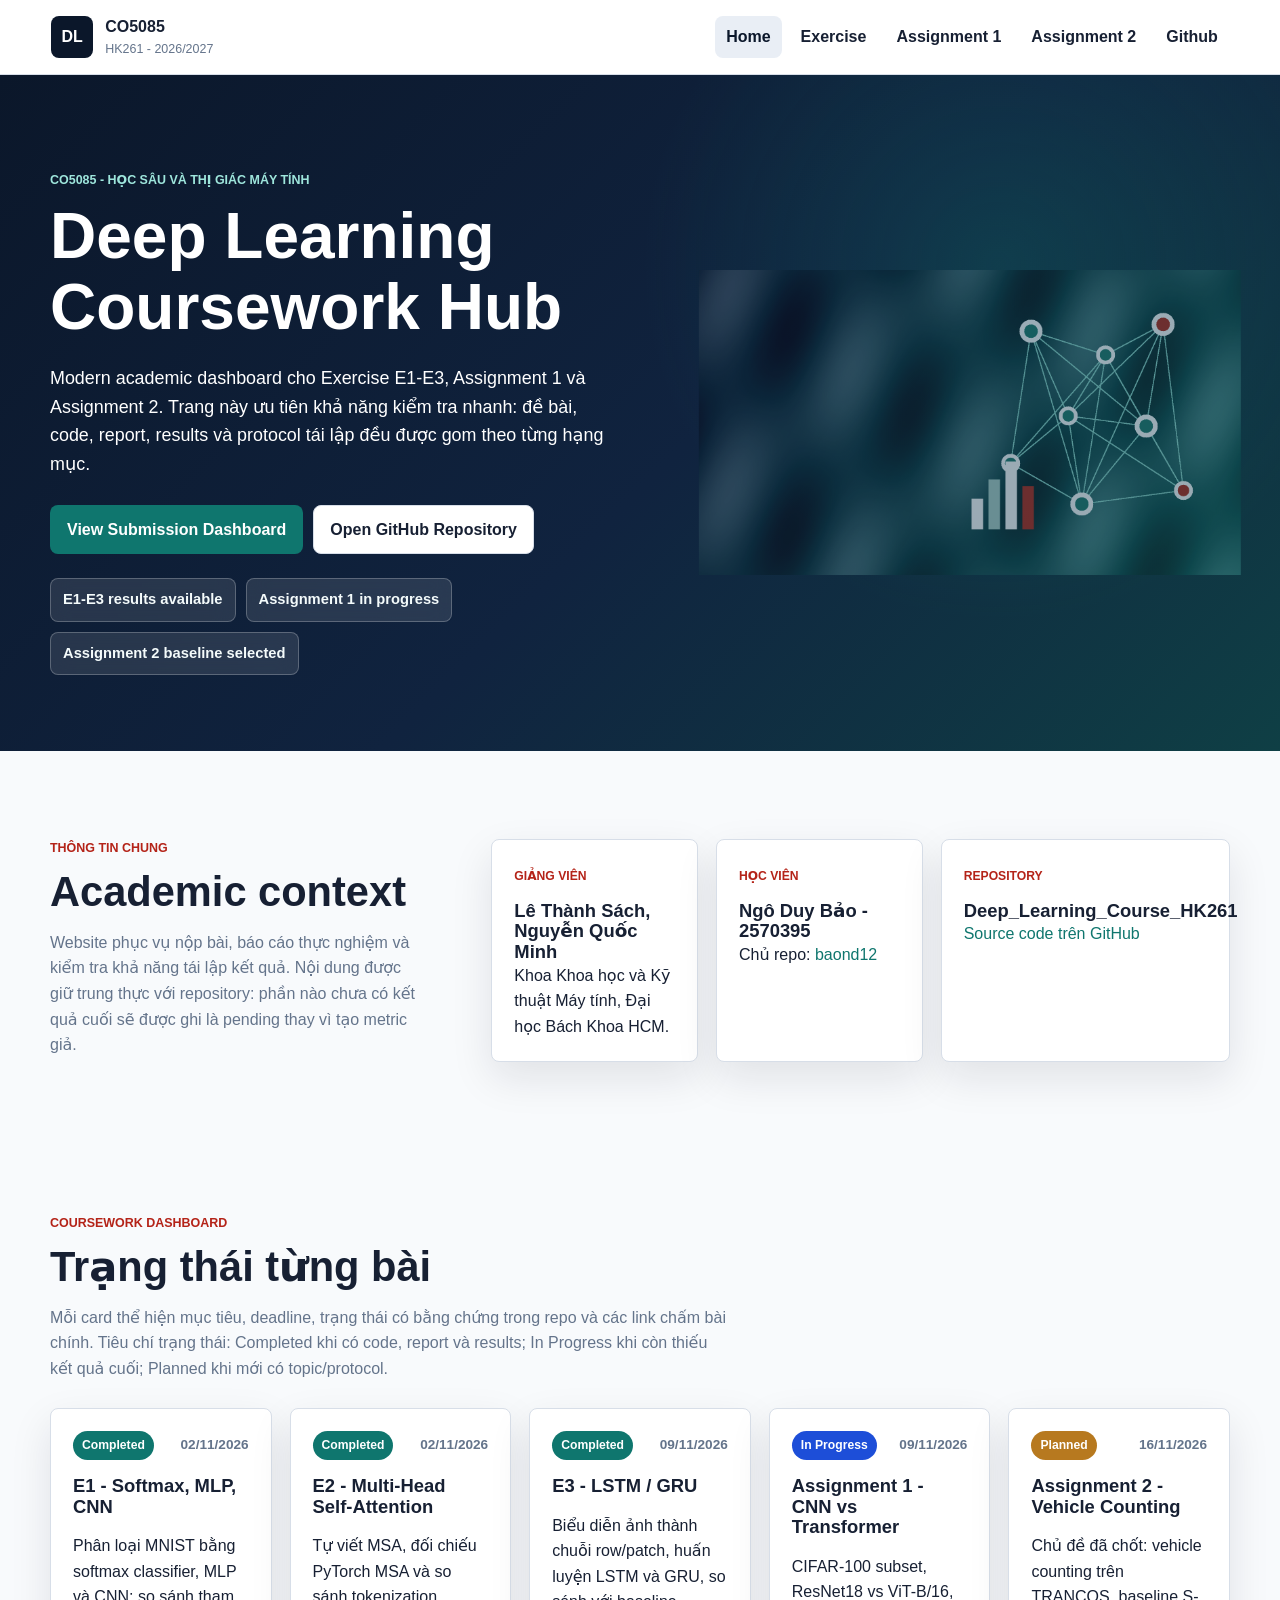
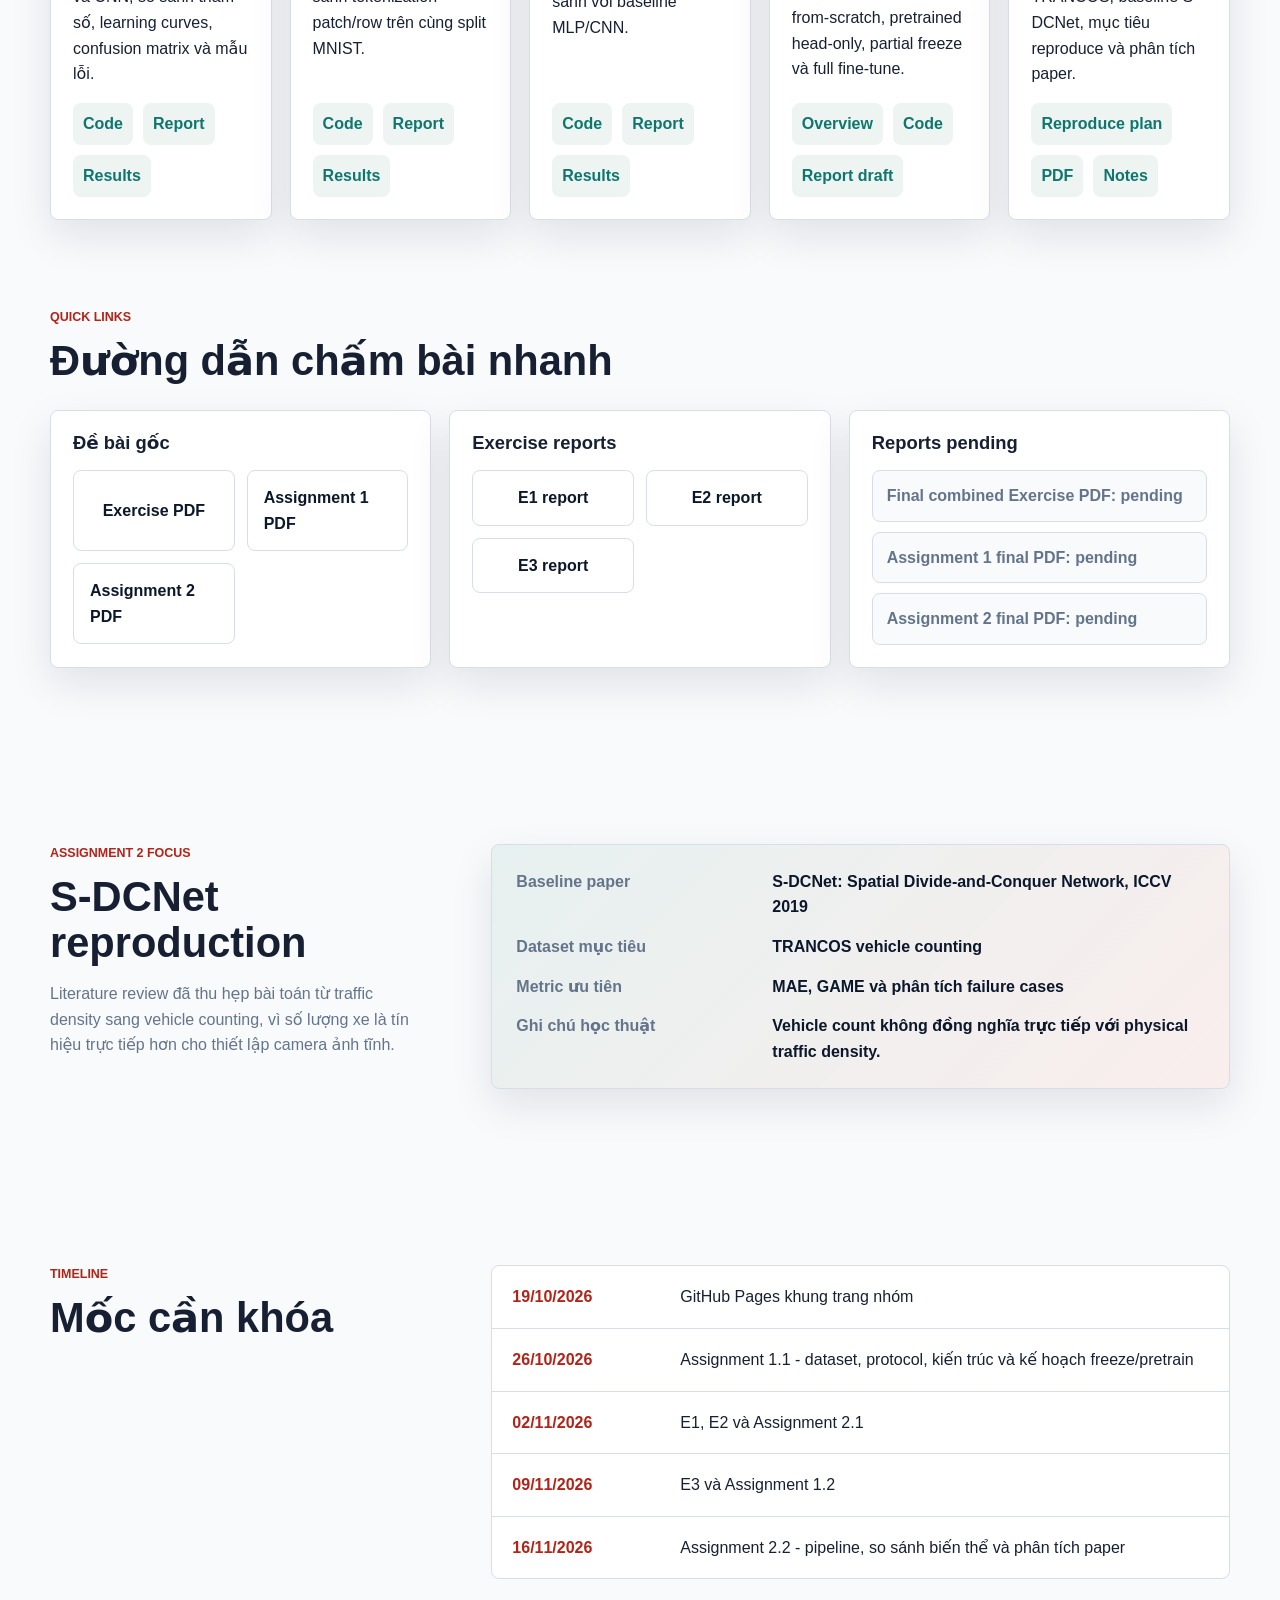
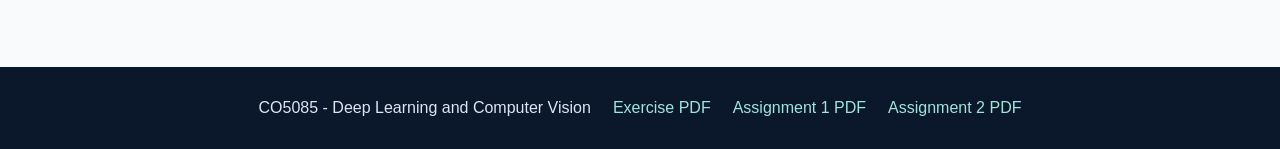
<file: index.html>
<!doctype html>
<html lang="vi">
  <head>
    <meta charset="utf-8" />
    <meta name="viewport" content="width=device-width, initial-scale=1" />
    <title>CO5085 - Deep Learning Coursework</title>
    <meta
      name="description"
      content="Academic research dashboard cho môn Học sâu và ứng dụng trong thị giác máy tính - CO5085."
    />
    <link rel="stylesheet" href="assets/css/styles.css?v=20261009-research-dashboard" />
  </head>
  <body>
    <header class="site-header">
      <a class="brand" href="index.html" aria-label="Trang chủ CO5085">
        <span class="brand-mark">DL</span>
        <span>
          <strong>CO5085</strong>
          <small>HK261 - 2026/2027</small>
        </span>
      </a>
      <nav class="nav-links" aria-label="Điều hướng chính">
        <a class="nav-active" aria-current="page" href="index.html">Home</a>
        <a href="pages/exercises.html">Exercise</a>
        <a href="pages/assignment1.html">Assignment 1</a>
        <a href="pages/assignment2.html">Assignment 2</a>
        <a href="https://github.com/baond12/Deep_Learning_Course_HK261" target="_blank" rel="noreferrer">Github</a>
      </nav>
    </header>

    <main>
      <section class="hero hero-home" aria-labelledby="page-title">
        <div class="hero-content">
          <div class="hero-copy-block">
            <p class="eyebrow">CO5085 - Học sâu và thị giác máy tính</p>
            <h1 id="page-title">Deep Learning Coursework Hub</h1>
            <p class="hero-copy">
              Modern academic dashboard cho Exercise E1-E3, Assignment 1 và Assignment 2.
              Trang này ưu tiên khả năng kiểm tra nhanh: đề bài, code, report, results và
              protocol tái lập đều được gom theo từng hạng mục.
            </p>
            <div class="hero-actions">
              <a class="button button-primary" href="#coursework-dashboard">View Submission Dashboard</a>
              <a class="button button-secondary" href="https://github.com/baond12/Deep_Learning_Course_HK261" target="_blank" rel="noreferrer">Open GitHub Repository</a>
            </div>
            <div class="hero-meta" aria-label="Tóm tắt trạng thái">
              <span class="status-chip status-done">E1-E3 results available</span>
              <span class="status-chip status-progress">Assignment 1 in progress</span>
              <span class="status-chip status-planned">Assignment 2 baseline selected</span>
            </div>
          </div>
          <figure class="hero-visual" aria-label="Neural network roadmap illustration">
            <img src="assets/img/course-roadmap.png" alt="Neural network roadmap minh họa cho coursework Deep Learning" />
          </figure>
        </div>
      </section>

      <section class="section intro-panel two-column">
        <div>
          <p class="section-kicker">Thông tin chung</p>
          <h2>Academic context</h2>
          <p class="section-lead">
            Website phục vụ nộp bài, báo cáo thực nghiệm và kiểm tra khả năng tái lập
            kết quả. Nội dung được giữ trung thực với repository: phần nào chưa có kết quả
            cuối sẽ được ghi là pending thay vì tạo metric giả.
          </p>
        </div>
        <div class="info-grid">
          <article class="info-card">
            <span class="card-label">Giảng viên</span>
            <h3>Lê Thành Sách, Nguyễn Quốc Minh</h3>
            <p>Khoa Khoa học và Kỹ thuật Máy tính, Đại học Bách Khoa HCM.</p>
          </article>
          <article class="info-card">
            <span class="card-label">Học viên</span>
            <h3>Ngô Duy Bảo - 2570395</h3>
            <p>
              Chủ repo:
              <a href="https://github.com/baond12" target="_blank" rel="noreferrer">baond12</a>
            </p>
          </article>
          <article class="info-card">
            <span class="card-label">Repository</span>
            <h3>Deep_Learning_Course_HK261</h3>
            <p>
              <a href="https://github.com/baond12/Deep_Learning_Course_HK261" target="_blank" rel="noreferrer">Source code trên GitHub</a>
            </p>
          </article>
        </div>
      </section>

      <section class="section" id="coursework-dashboard">
        <div class="section-heading">
          <p class="section-kicker">Coursework dashboard</p>
          <h2>Trạng thái từng bài</h2>
          <p>
            Mỗi card thể hiện mục tiêu, deadline, trạng thái có bằng chứng trong repo và
            các link chấm bài chính. Tiêu chí trạng thái: Completed khi có code, report và
            results; In Progress khi còn thiếu kết quả cuối; Planned khi mới có topic/protocol.
          </p>
        </div>
        <div class="coursework-grid">
          <article class="course-card">
            <div class="course-card-top">
              <span class="status-pill status-done">Completed</span>
              <time datetime="2026-11-02">02/11/2026</time>
            </div>
            <h3>E1 - Softmax, MLP, CNN</h3>
            <p>Phân loại MNIST bằng softmax classifier, MLP và CNN; so sánh tham số, learning curves, confusion matrix và mẫu lỗi.</p>
            <div class="card-actions">
              <a href="https://github.com/baond12/Deep_Learning_Course_HK261/tree/main/E1" target="_blank" rel="noreferrer">Code</a>
              <a href="https://github.com/baond12/Deep_Learning_Course_HK261/blob/main/E1/report.md" target="_blank" rel="noreferrer">Report</a>
              <a href="https://github.com/baond12/Deep_Learning_Course_HK261/tree/main/E1/results" target="_blank" rel="noreferrer">Results</a>
            </div>
          </article>

          <article class="course-card">
            <div class="course-card-top">
              <span class="status-pill status-done">Completed</span>
              <time datetime="2026-11-02">02/11/2026</time>
            </div>
            <h3>E2 - Multi-Head Self-Attention</h3>
            <p>Tự viết MSA, đối chiếu PyTorch MSA và so sánh tokenization patch/row trên cùng split MNIST.</p>
            <div class="card-actions">
              <a href="https://github.com/baond12/Deep_Learning_Course_HK261/tree/main/E2" target="_blank" rel="noreferrer">Code</a>
              <a href="https://github.com/baond12/Deep_Learning_Course_HK261/blob/main/E2/report.md" target="_blank" rel="noreferrer">Report</a>
              <a href="https://github.com/baond12/Deep_Learning_Course_HK261/tree/main/E2/results" target="_blank" rel="noreferrer">Results</a>
            </div>
          </article>

          <article class="course-card">
            <div class="course-card-top">
              <span class="status-pill status-done">Completed</span>
              <time datetime="2026-11-09">09/11/2026</time>
            </div>
            <h3>E3 - LSTM / GRU</h3>
            <p>Biểu diễn ảnh thành chuỗi row/patch, huấn luyện LSTM và GRU, so sánh với baseline MLP/CNN.</p>
            <div class="card-actions">
              <a href="https://github.com/baond12/Deep_Learning_Course_HK261/tree/main/E3" target="_blank" rel="noreferrer">Code</a>
              <a href="https://github.com/baond12/Deep_Learning_Course_HK261/blob/main/E3/report.md" target="_blank" rel="noreferrer">Report</a>
              <a href="https://github.com/baond12/Deep_Learning_Course_HK261/tree/main/E3/results" target="_blank" rel="noreferrer">Results</a>
            </div>
          </article>

          <article class="course-card">
            <div class="course-card-top">
              <span class="status-pill status-progress">In Progress</span>
              <time datetime="2026-11-09">09/11/2026</time>
            </div>
            <h3>Assignment 1 - CNN vs Transformer</h3>
            <p>CIFAR-100 subset, ResNet18 vs ViT-B/16, from-scratch, pretrained head-only, partial freeze và full fine-tune.</p>
            <div class="card-actions">
              <a href="pages/assignment1.html">Overview</a>
              <a href="https://github.com/baond12/Deep_Learning_Course_HK261/tree/main/A1" target="_blank" rel="noreferrer">Code</a>
              <a href="https://github.com/baond12/Deep_Learning_Course_HK261/blob/main/A1/report.md" target="_blank" rel="noreferrer">Report draft</a>
            </div>
          </article>

          <article class="course-card">
            <div class="course-card-top">
              <span class="status-pill status-planned">Planned</span>
              <time datetime="2026-11-16">16/11/2026</time>
            </div>
            <h3>Assignment 2 - Vehicle Counting</h3>
            <p>Chủ đề đã chốt: vehicle counting trên TRANCOS, baseline S-DCNet, mục tiêu reproduce và phân tích paper.</p>
            <div class="card-actions">
              <a href="pages/assignment2.html">Reproduce plan</a>
              <a href="Exercise/assignment2-vne.pdf">PDF</a>
              <a href="https://github.com/baond12/Deep_Learning_Course_HK261/tree/main/A2" target="_blank" rel="noreferrer">Notes</a>
            </div>
          </article>
        </div>
      </section>

      <section class="section quick-section">
        <div class="section-heading">
          <p class="section-kicker">Quick links</p>
          <h2>Đường dẫn chấm bài nhanh</h2>
        </div>
        <div class="quick-grid">
          <article class="quick-card">
            <h3>Đề bài gốc</h3>
            <div class="link-panel">
              <a href="Exercise/exercise-vne.pdf">Exercise PDF</a>
              <a href="Exercise/assignment1-vne.pdf">Assignment 1 PDF</a>
              <a href="Exercise/assignment2-vne.pdf">Assignment 2 PDF</a>
            </div>
          </article>
          <article class="quick-card">
            <h3>Exercise reports</h3>
            <div class="link-panel">
              <a href="https://github.com/baond12/Deep_Learning_Course_HK261/blob/main/E1/report.md" target="_blank" rel="noreferrer">E1 report</a>
              <a href="https://github.com/baond12/Deep_Learning_Course_HK261/blob/main/E2/report.md" target="_blank" rel="noreferrer">E2 report</a>
              <a href="https://github.com/baond12/Deep_Learning_Course_HK261/blob/main/E3/report.md" target="_blank" rel="noreferrer">E3 report</a>
            </div>
          </article>
          <article class="quick-card">
            <h3>Reports pending</h3>
            <div class="pending-list">
              <span>Final combined Exercise PDF: pending</span>
              <span>Assignment 1 final PDF: pending</span>
              <span>Assignment 2 final PDF: pending</span>
            </div>
          </article>
        </div>
      </section>

      <section class="section two-column focus-section">
        <div>
          <p class="section-kicker">Assignment 2 focus</p>
          <h2>S-DCNet reproduction</h2>
          <p class="section-lead">
            Literature review đã thu hẹp bài toán từ traffic density sang vehicle counting,
            vì số lượng xe là tín hiệu trực tiếp hơn cho thiết lập camera ảnh tĩnh.
          </p>
        </div>
        <div class="focus-card">
          <div class="focus-grid">
            <span>Baseline paper</span>
            <strong>S-DCNet: Spatial Divide-and-Conquer Network, ICCV 2019</strong>
            <span>Dataset mục tiêu</span>
            <strong>TRANCOS vehicle counting</strong>
            <span>Metric ưu tiên</span>
            <strong>MAE, GAME và phân tích failure cases</strong>
            <span>Ghi chú học thuật</span>
            <strong>Vehicle count không đồng nghĩa trực tiếp với physical traffic density.</strong>
          </div>
        </div>
      </section>

      <section class="section two-column">
        <div>
          <p class="section-kicker">Timeline</p>
          <h2>Mốc cần khóa</h2>
        </div>
        <div class="timeline">
          <div class="timeline-row">
            <time datetime="2026-10-19">19/10/2026</time>
            <span>GitHub Pages khung trang nhóm</span>
          </div>
          <div class="timeline-row">
            <time datetime="2026-10-26">26/10/2026</time>
            <span>Assignment 1.1 - dataset, protocol, kiến trúc và kế hoạch freeze/pretrain</span>
          </div>
          <div class="timeline-row">
            <time datetime="2026-11-02">02/11/2026</time>
            <span>E1, E2 và Assignment 2.1</span>
          </div>
          <div class="timeline-row">
            <time datetime="2026-11-09">09/11/2026</time>
            <span>E3 và Assignment 1.2</span>
          </div>
          <div class="timeline-row">
            <time datetime="2026-11-16">16/11/2026</time>
            <span>Assignment 2.2 - pipeline, so sánh biến thể và phân tích paper</span>
          </div>
        </div>
      </section>
    </main>

    <footer class="site-footer">
      <span>CO5085 - Deep Learning and Computer Vision</span>
      <a href="Exercise/exercise-vne.pdf">Exercise PDF</a>
      <a href="Exercise/assignment1-vne.pdf">Assignment 1 PDF</a>
      <a href="Exercise/assignment2-vne.pdf">Assignment 2 PDF</a>
    </footer>
  </body>
</html>
</file>
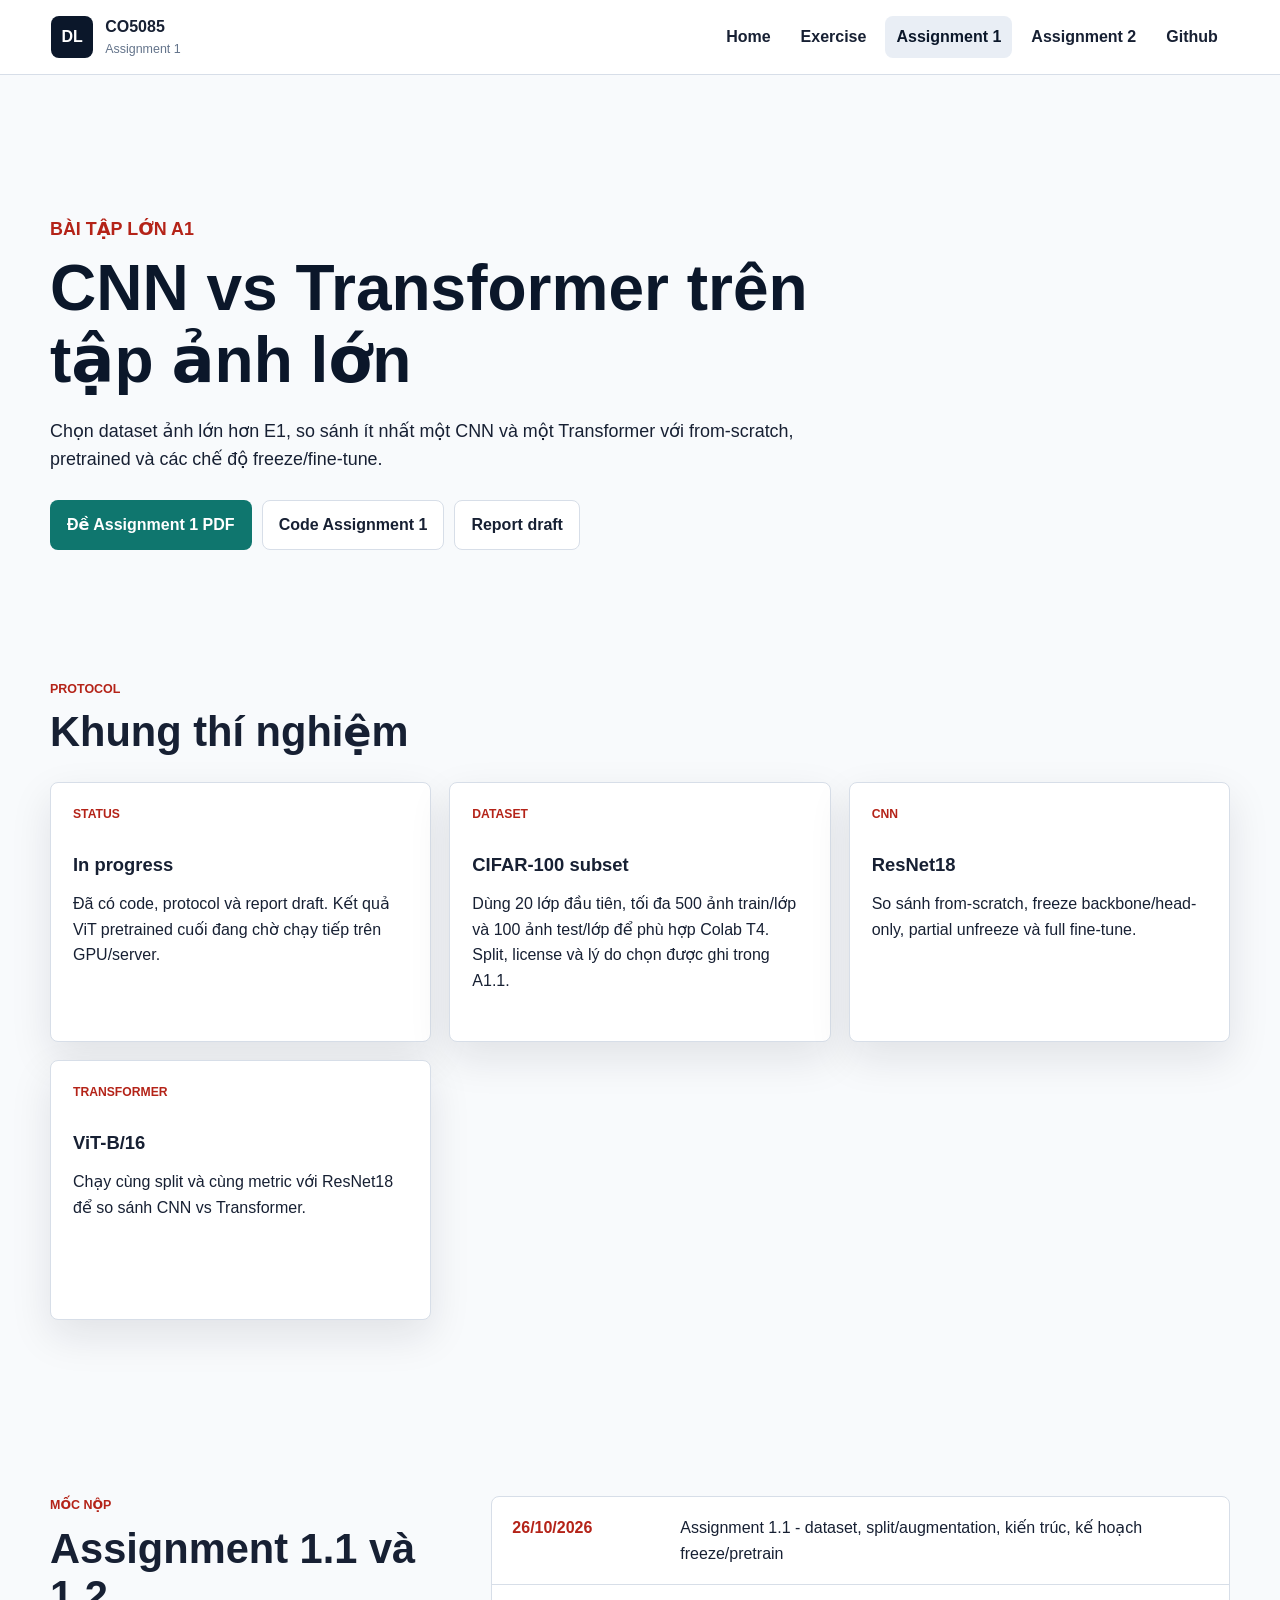
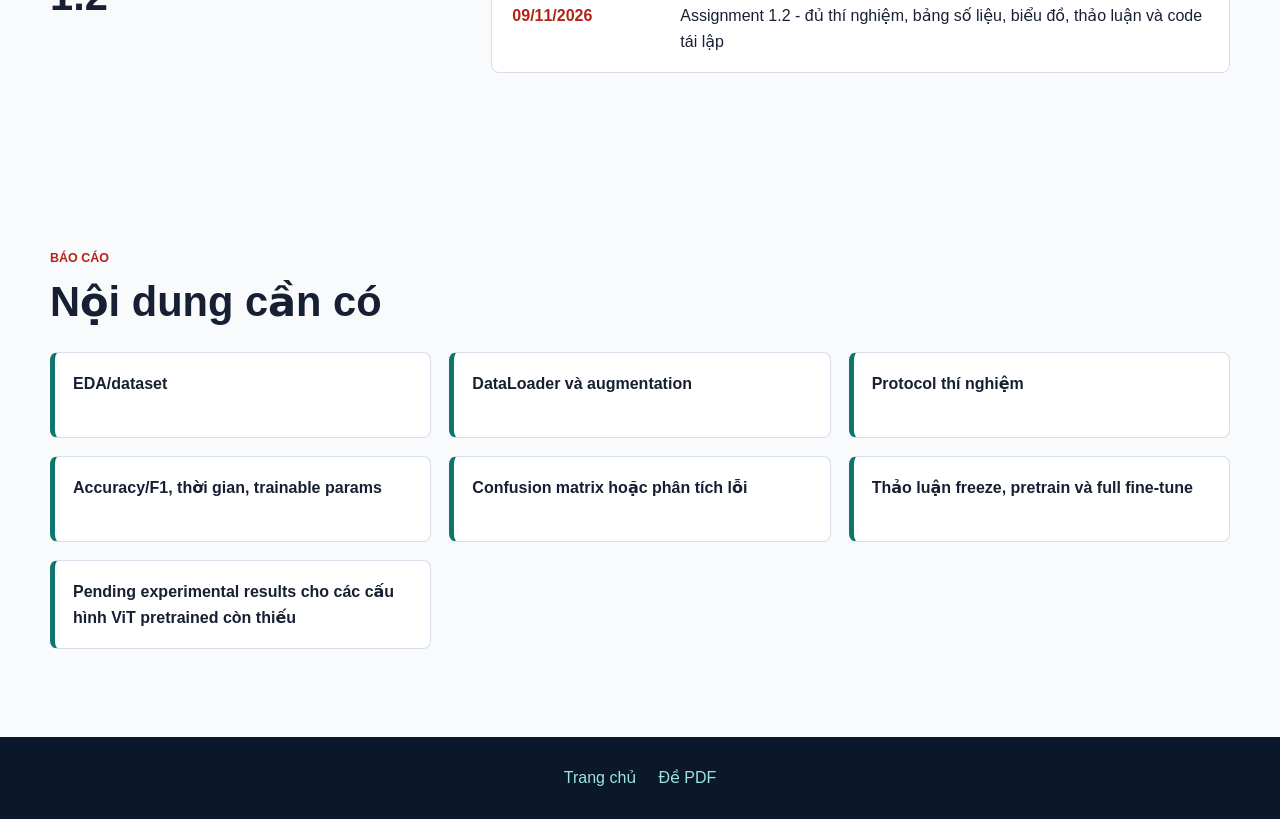
<file: pages/assignment1.html>
<!doctype html>
<html lang="vi">
  <head>
    <meta charset="utf-8" />
    <meta name="viewport" content="width=device-width, initial-scale=1" />
    <title>Assignment 1 - CO5085</title>
    <link rel="stylesheet" href="../assets/css/styles.css?v=20261009-research-dashboard" />
  </head>
  <body>
    <header class="site-header">
      <a class="brand" href="../index.html" aria-label="Trang chủ CO5085">
        <span class="brand-mark">DL</span>
        <span>
          <strong>CO5085</strong>
          <small>Assignment 1</small>
        </span>
      </a>
      <nav class="nav-links" aria-label="Điều hướng chính">
        <a href="../index.html">Home</a>
        <a href="exercises.html">Exercise</a>
        <a class="nav-active" aria-current="page" href="assignment1.html">Assignment 1</a>
        <a href="assignment2.html">Assignment 2</a>
        <a href="https://github.com/baond12/Deep_Learning_Course_HK261" target="_blank" rel="noreferrer">Github</a>
      </nav>
    </header>

    <main>
      <section class="page-hero">
        <p class="eyebrow">Bài tập lớn A1</p>
        <h1>CNN vs Transformer trên tập ảnh lớn</h1>
        <p>
          Chọn dataset ảnh lớn hơn E1, so sánh ít nhất một CNN và một Transformer với
          from-scratch, pretrained và các chế độ freeze/fine-tune.
        </p>
        <div class="hero-actions">
          <a class="button button-primary" href="../Exercise/assignment1-vne.pdf">Đề Assignment 1 PDF</a>
          <a class="button button-secondary" href="https://github.com/baond12/Deep_Learning_Course_HK261/tree/main/A1" target="_blank" rel="noreferrer">Code Assignment 1</a>
          <a class="button button-secondary" href="https://github.com/baond12/Deep_Learning_Course_HK261/blob/main/A1/report.md" target="_blank" rel="noreferrer">Report draft</a>
        </div>
      </section>

      <section class="section">
        <div class="section-heading">
          <p class="section-kicker">Protocol</p>
          <h2>Khung thí nghiệm</h2>
        </div>
        <div class="detail-grid">
          <article class="detail-card">
            <span class="card-label">Status</span>
            <h3>In progress</h3>
            <p>Đã có code, protocol và report draft. Kết quả ViT pretrained cuối đang chờ chạy tiếp trên GPU/server.</p>
          </article>
          <article class="detail-card">
            <span class="card-label">Dataset</span>
            <h3>CIFAR-100 subset</h3>
            <p>
              Dùng 20 lớp đầu tiên, tối đa 500 ảnh train/lớp và 100 ảnh test/lớp để phù
              hợp Colab T4. Split, license và lý do chọn được ghi trong A1.1.
            </p>
          </article>
          <article class="detail-card">
            <span class="card-label">CNN</span>
            <h3>ResNet18</h3>
            <p>So sánh from-scratch, freeze backbone/head-only, partial unfreeze và full fine-tune.</p>
          </article>
          <article class="detail-card">
            <span class="card-label">Transformer</span>
            <h3>ViT-B/16</h3>
            <p>Chạy cùng split và cùng metric với ResNet18 để so sánh CNN vs Transformer.</p>
          </article>
        </div>
      </section>

      <section class="section two-column">
        <div>
          <p class="section-kicker">Mốc nộp</p>
          <h2>Assignment 1.1 và 1.2</h2>
        </div>
        <div class="timeline">
          <div class="timeline-row">
            <time datetime="2026-10-26">26/10/2026</time>
            <span>Assignment 1.1 - dataset, split/augmentation, kiến trúc, kế hoạch freeze/pretrain</span>
          </div>
          <div class="timeline-row">
            <time datetime="2026-11-09">09/11/2026</time>
            <span>Assignment 1.2 - đủ thí nghiệm, bảng số liệu, biểu đồ, thảo luận và code tái lập</span>
          </div>
        </div>
      </section>

      <section class="section">
        <div class="section-heading">
          <p class="section-kicker">Báo cáo</p>
          <h2>Nội dung cần có</h2>
        </div>
        <div class="check-grid">
          <span>EDA/dataset</span>
          <span>DataLoader và augmentation</span>
          <span>Protocol thí nghiệm</span>
          <span>Accuracy/F1, thời gian, trainable params</span>
          <span>Confusion matrix hoặc phân tích lỗi</span>
          <span>Thảo luận freeze, pretrain và full fine-tune</span>
          <span>Pending experimental results cho các cấu hình ViT pretrained còn thiếu</span>
        </div>
      </section>
    </main>

    <footer class="site-footer">
      <a href="../index.html">Trang chủ</a>
      <a href="../Exercise/assignment1-vne.pdf">Đề PDF</a>
    </footer>
  </body>
</html>
</file>
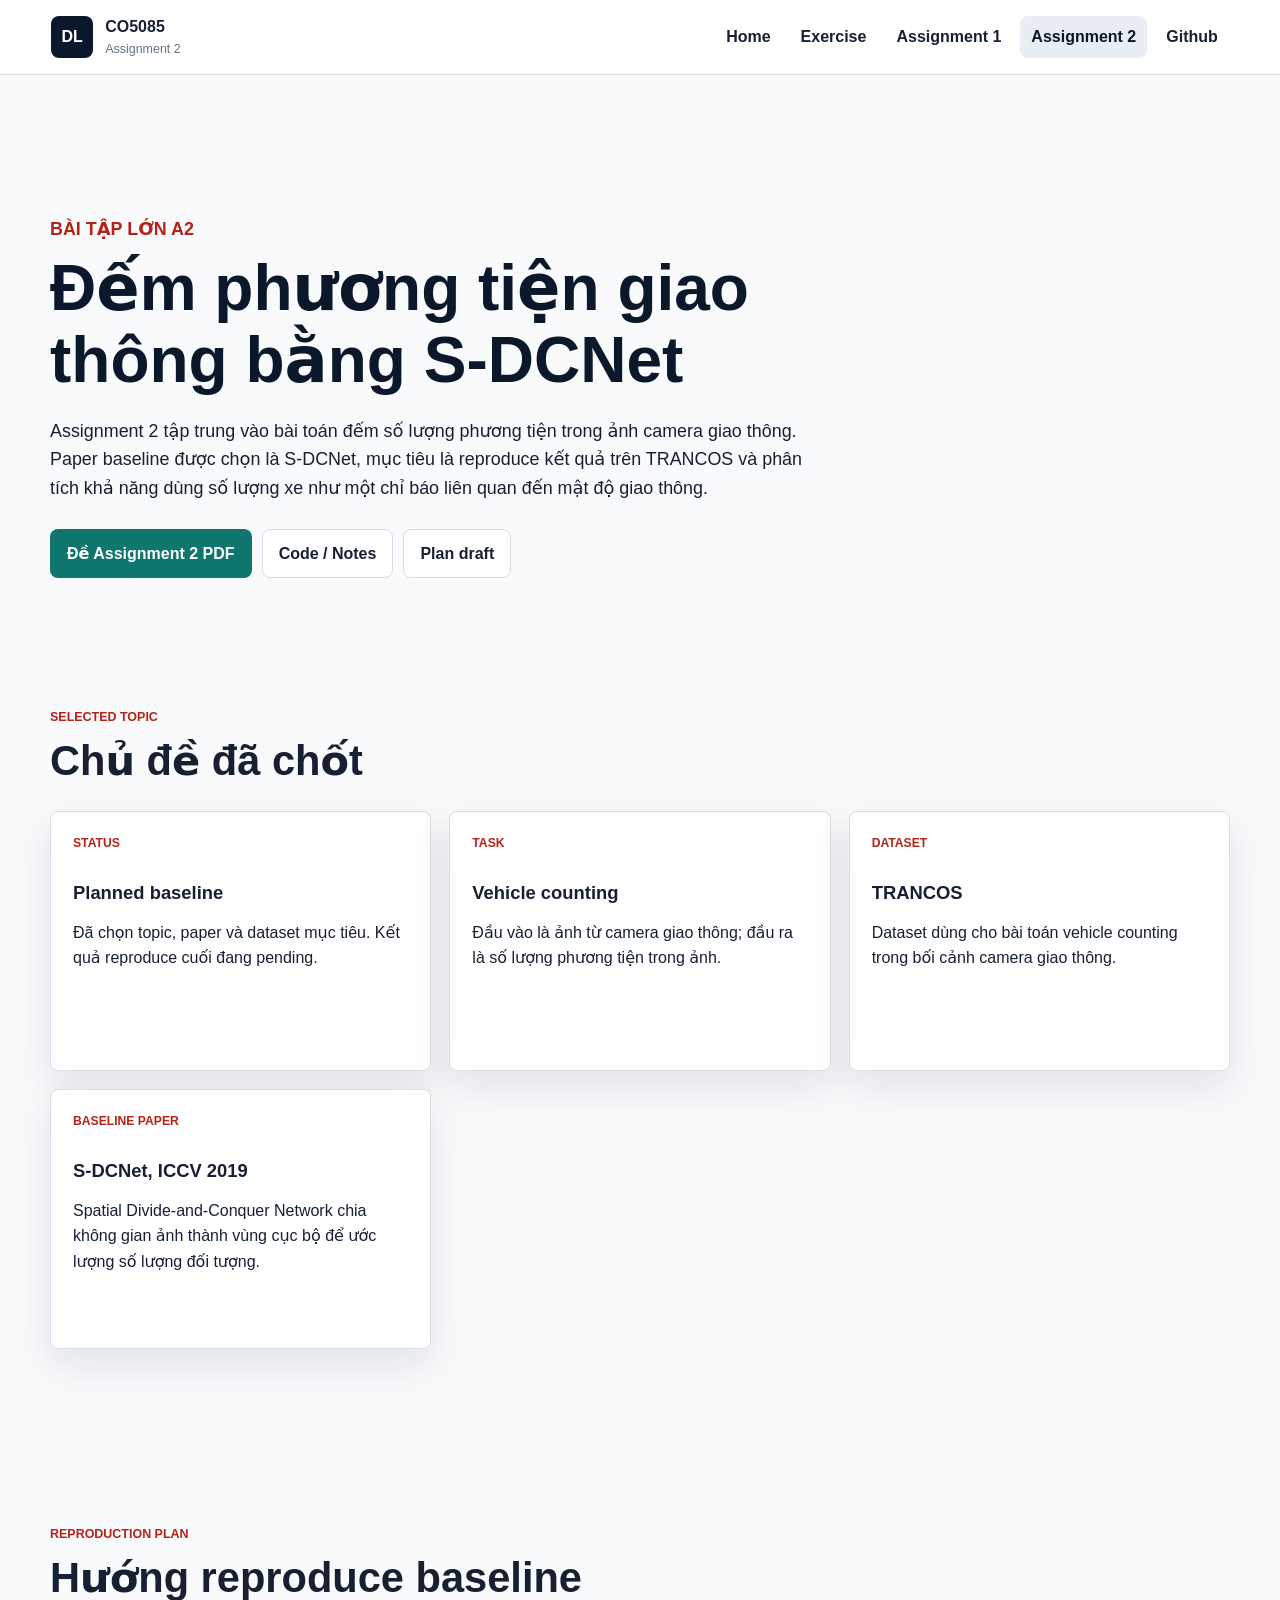
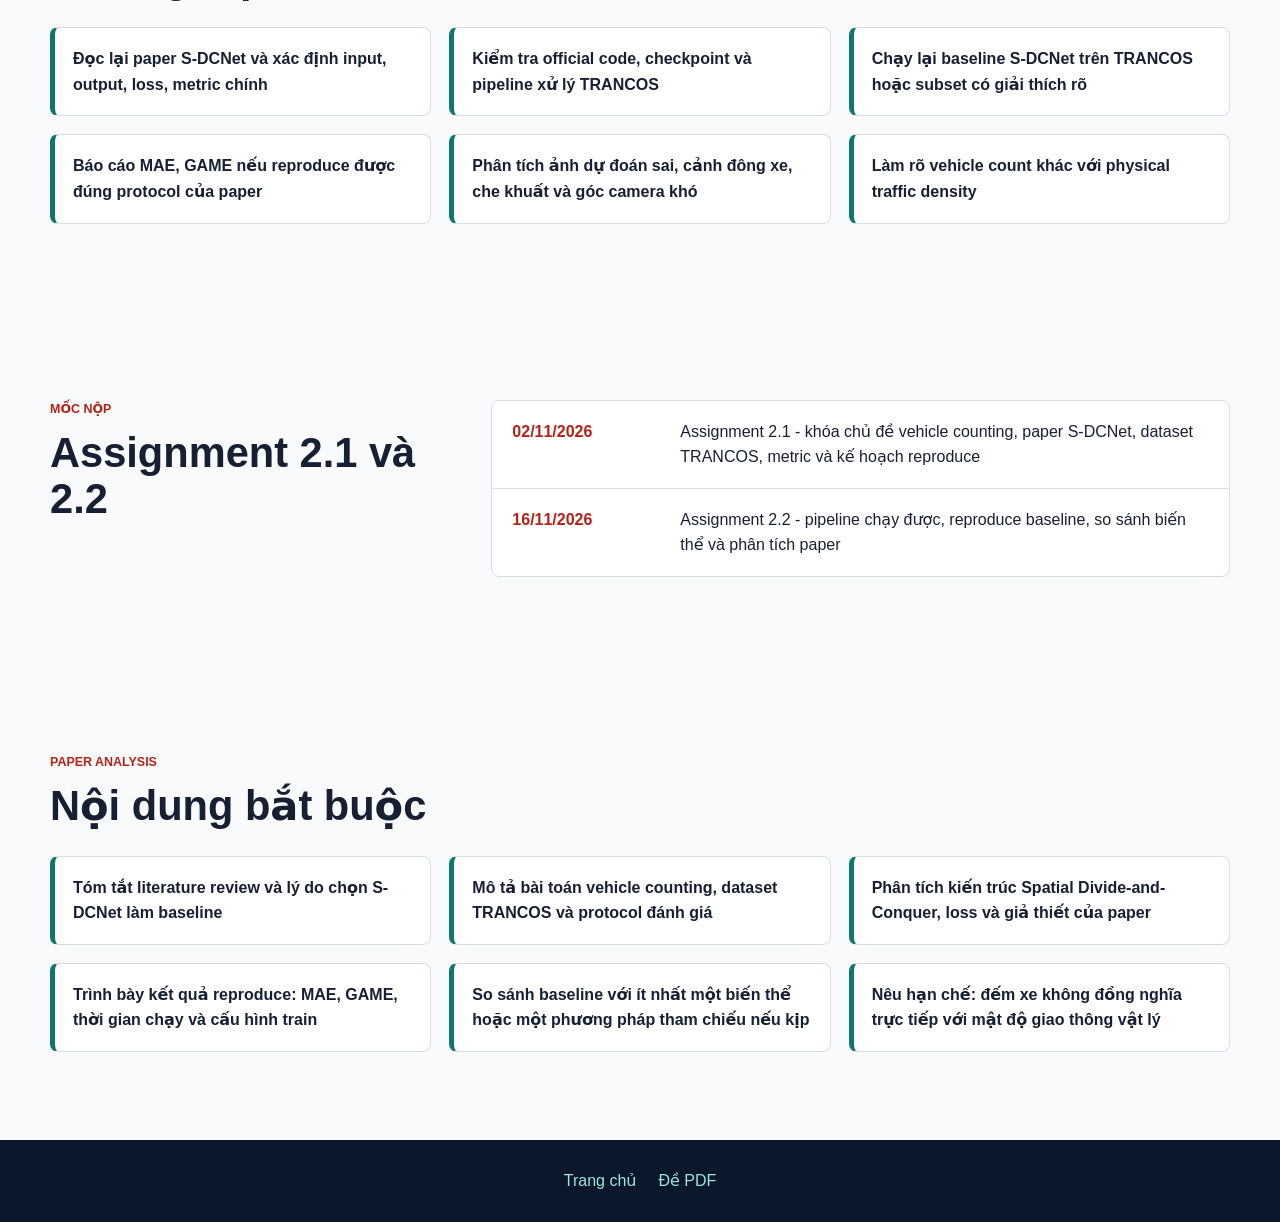
<file: pages/assignment2.html>
<!doctype html>
<html lang="vi">
  <head>
    <meta charset="utf-8" />
    <meta name="viewport" content="width=device-width, initial-scale=1" />
    <title>Assignment 2 - CO5085</title>
    <link rel="stylesheet" href="../assets/css/styles.css?v=20261009-research-dashboard" />
  </head>
  <body>
    <header class="site-header">
      <a class="brand" href="../index.html" aria-label="Trang chủ CO5085">
        <span class="brand-mark">DL</span>
        <span>
          <strong>CO5085</strong>
          <small>Assignment 2</small>
        </span>
      </a>
      <nav class="nav-links" aria-label="Điều hướng chính">
        <a href="../index.html">Home</a>
        <a href="exercises.html">Exercise</a>
        <a href="assignment1.html">Assignment 1</a>
        <a class="nav-active" aria-current="page" href="assignment2.html">Assignment 2</a>
        <a href="https://github.com/baond12/Deep_Learning_Course_HK261" target="_blank" rel="noreferrer">Github</a>
      </nav>
    </header>

    <main>
      <section class="page-hero">
        <p class="eyebrow">Bài tập lớn A2</p>
        <h1>Đếm phương tiện giao thông bằng S-DCNet</h1>
        <p>
          Assignment 2 tập trung vào bài toán đếm số lượng phương tiện trong ảnh camera giao thông.
          Paper baseline được chọn là S-DCNet, mục tiêu là reproduce kết quả trên TRANCOS
          và phân tích khả năng dùng số lượng xe như một chỉ báo liên quan đến mật độ giao thông.
        </p>
        <div class="hero-actions">
          <a class="button button-primary" href="../Exercise/assignment2-vne.pdf">Đề Assignment 2 PDF</a>
          <a class="button button-secondary" href="https://github.com/baond12/Deep_Learning_Course_HK261/tree/main/A2" target="_blank" rel="noreferrer">Code / Notes</a>
          <a class="button button-secondary" href="https://github.com/baond12/Deep_Learning_Course_HK261/blob/main/A2/README.md" target="_blank" rel="noreferrer">Plan draft</a>
        </div>
      </section>

      <section class="section">
        <div class="section-heading">
          <p class="section-kicker">Selected topic</p>
          <h2>Chủ đề đã chốt</h2>
        </div>
        <div class="detail-grid">
          <article class="detail-card">
            <span class="card-label">Status</span>
            <h3>Planned baseline</h3>
            <p>Đã chọn topic, paper và dataset mục tiêu. Kết quả reproduce cuối đang pending.</p>
          </article>
          <article class="detail-card">
            <span class="card-label">Task</span>
            <h3>Vehicle counting</h3>
            <p>Đầu vào là ảnh từ camera giao thông; đầu ra là số lượng phương tiện trong ảnh.</p>
          </article>
          <article class="detail-card">
            <span class="card-label">Dataset</span>
            <h3>TRANCOS</h3>
            <p>Dataset dùng cho bài toán vehicle counting trong bối cảnh camera giao thông.</p>
          </article>
          <article class="detail-card">
            <span class="card-label">Baseline paper</span>
            <h3>S-DCNet, ICCV 2019</h3>
            <p>Spatial Divide-and-Conquer Network chia không gian ảnh thành vùng cục bộ để ước lượng số lượng đối tượng.</p>
          </article>
        </div>
      </section>

      <section class="section">
        <div class="section-heading">
          <p class="section-kicker">Reproduction plan</p>
          <h2>Hướng reproduce baseline</h2>
        </div>
        <div class="check-grid">
          <span>Đọc lại paper S-DCNet và xác định input, output, loss, metric chính</span>
          <span>Kiểm tra official code, checkpoint và pipeline xử lý TRANCOS</span>
          <span>Chạy lại baseline S-DCNet trên TRANCOS hoặc subset có giải thích rõ</span>
          <span>Báo cáo MAE, GAME nếu reproduce được đúng protocol của paper</span>
          <span>Phân tích ảnh dự đoán sai, cảnh đông xe, che khuất và góc camera khó</span>
          <span>Làm rõ vehicle count khác với physical traffic density</span>
        </div>
      </section>

      <section class="section two-column">
        <div>
          <p class="section-kicker">Mốc nộp</p>
          <h2>Assignment 2.1 và 2.2</h2>
        </div>
        <div class="timeline">
          <div class="timeline-row">
            <time datetime="2026-11-02">02/11/2026</time>
            <span>Assignment 2.1 - khóa chủ đề vehicle counting, paper S-DCNet, dataset TRANCOS, metric và kế hoạch reproduce</span>
          </div>
          <div class="timeline-row">
            <time datetime="2026-11-16">16/11/2026</time>
            <span>Assignment 2.2 - pipeline chạy được, reproduce baseline, so sánh biến thể và phân tích paper</span>
          </div>
        </div>
      </section>

      <section class="section">
        <div class="section-heading">
          <p class="section-kicker">Paper analysis</p>
          <h2>Nội dung bắt buộc</h2>
        </div>
        <div class="check-grid">
          <span>Tóm tắt literature review và lý do chọn S-DCNet làm baseline</span>
          <span>Mô tả bài toán vehicle counting, dataset TRANCOS và protocol đánh giá</span>
          <span>Phân tích kiến trúc Spatial Divide-and-Conquer, loss và giả thiết của paper</span>
          <span>Trình bày kết quả reproduce: MAE, GAME, thời gian chạy và cấu hình train</span>
          <span>So sánh baseline với ít nhất một biến thể hoặc một phương pháp tham chiếu nếu kịp</span>
          <span>Nêu hạn chế: đếm xe không đồng nghĩa trực tiếp với mật độ giao thông vật lý</span>
        </div>
      </section>
    </main>

    <footer class="site-footer">
      <a href="../index.html">Trang chủ</a>
      <a href="../Exercise/assignment2-vne.pdf">Đề PDF</a>
    </footer>
  </body>
</html>
</file>
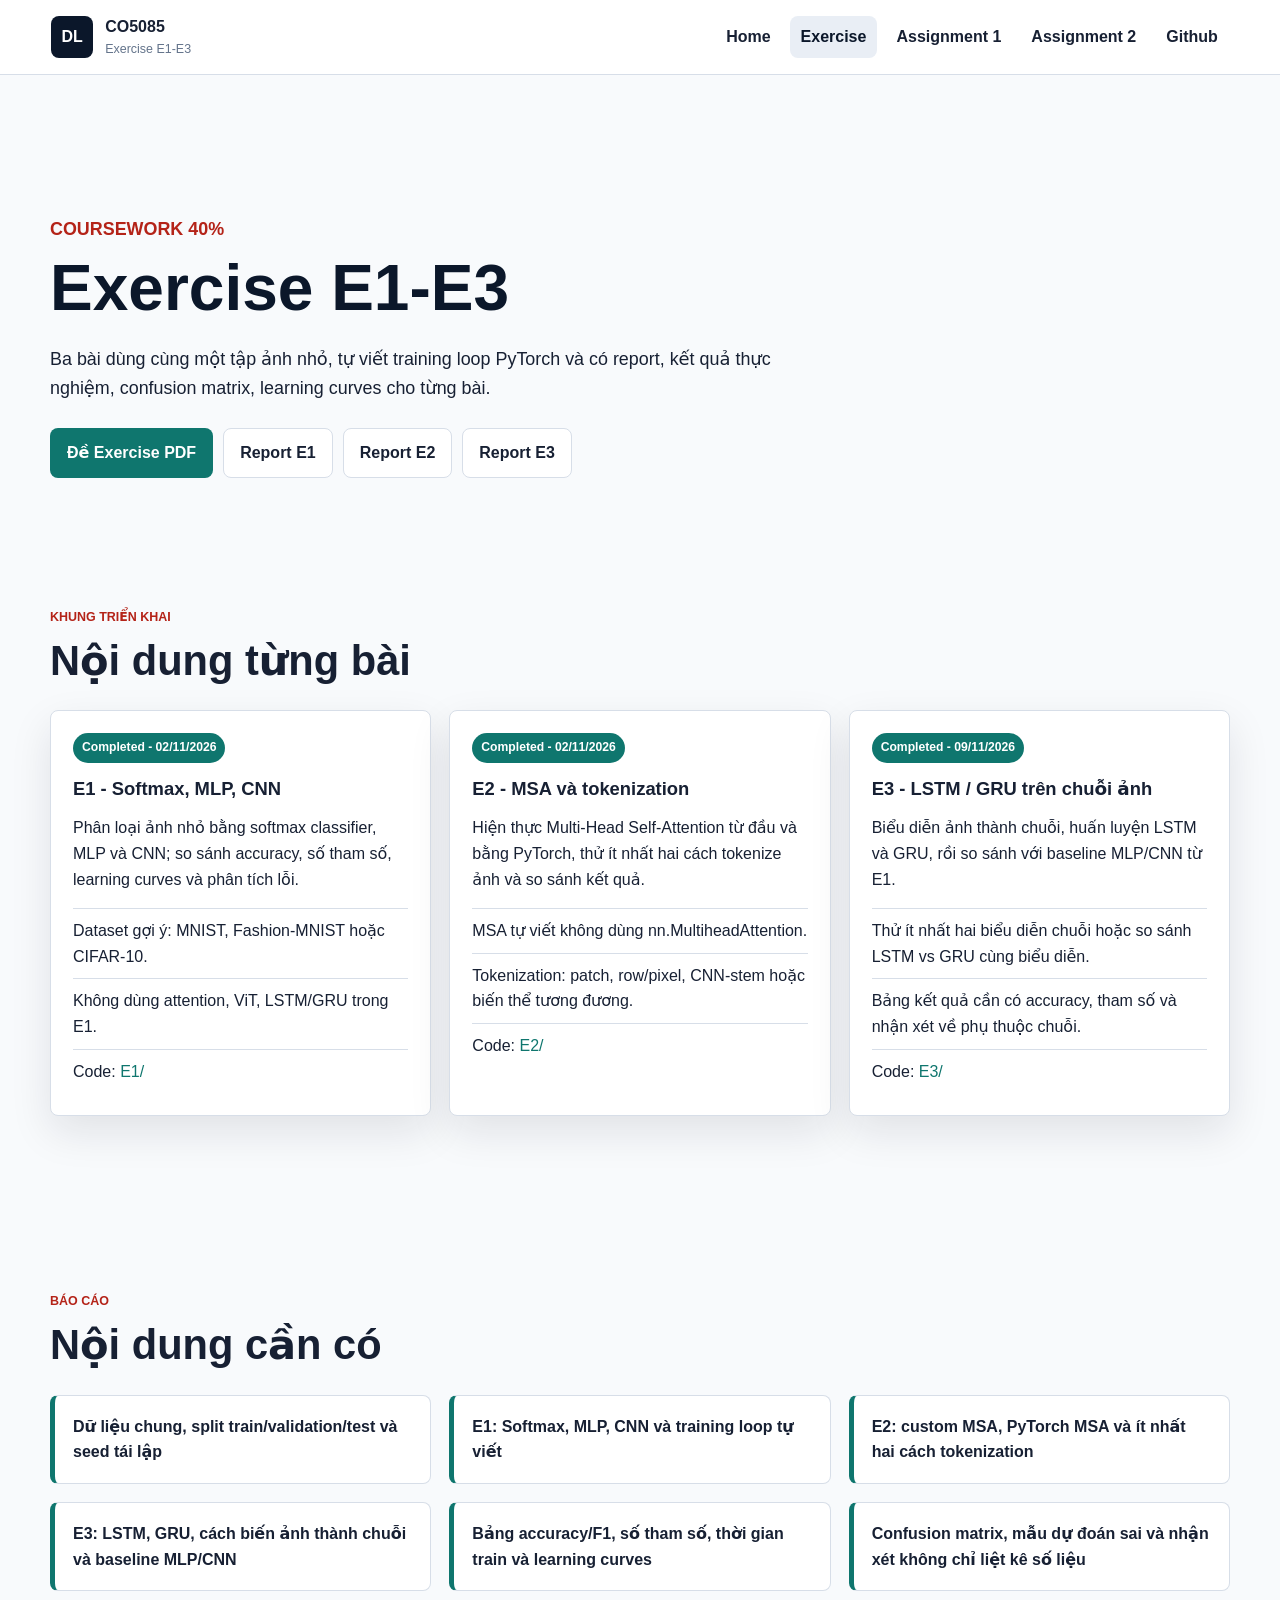
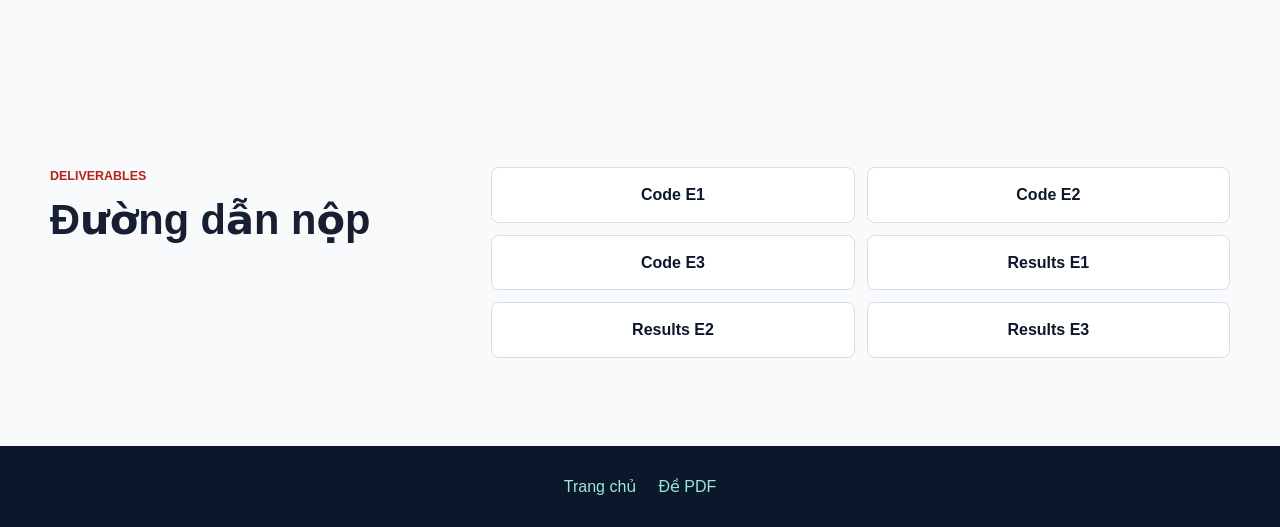
<file: pages/exercises.html>
<!doctype html>
<html lang="vi">
  <head>
    <meta charset="utf-8" />
    <meta name="viewport" content="width=device-width, initial-scale=1" />
    <title>Exercise E1-E3 - CO5085</title>
    <link rel="stylesheet" href="../assets/css/styles.css?v=20261009-research-dashboard" />
  </head>
  <body>
    <header class="site-header">
      <a class="brand" href="../index.html" aria-label="Trang chủ CO5085">
        <span class="brand-mark">DL</span>
        <span>
          <strong>CO5085</strong>
          <small>Exercise E1-E3</small>
        </span>
      </a>
      <nav class="nav-links" aria-label="Điều hướng chính">
        <a href="../index.html">Home</a>
        <a class="nav-active" aria-current="page" href="exercises.html">Exercise</a>
        <a href="assignment1.html">Assignment 1</a>
        <a href="assignment2.html">Assignment 2</a>
        <a href="https://github.com/baond12/Deep_Learning_Course_HK261" target="_blank" rel="noreferrer">Github</a>
      </nav>
    </header>

    <main>
      <section class="page-hero">
        <p class="eyebrow">Coursework 40%</p>
        <h1>Exercise E1-E3</h1>
        <p>
          Ba bài dùng cùng một tập ảnh nhỏ, tự viết training loop PyTorch và có report,
          kết quả thực nghiệm, confusion matrix, learning curves cho từng bài.
        </p>
        <div class="hero-actions">
          <a class="button button-primary" href="../Exercise/exercise-vne.pdf">Đề Exercise PDF</a>
          <a class="button button-secondary" href="https://github.com/baond12/Deep_Learning_Course_HK261/blob/main/E1/report.md" target="_blank" rel="noreferrer">Report E1</a>
          <a class="button button-secondary" href="https://github.com/baond12/Deep_Learning_Course_HK261/blob/main/E2/report.md" target="_blank" rel="noreferrer">Report E2</a>
          <a class="button button-secondary" href="https://github.com/baond12/Deep_Learning_Course_HK261/blob/main/E3/report.md" target="_blank" rel="noreferrer">Report E3</a>
        </div>
      </section>

      <section class="section">
        <div class="section-heading">
          <p class="section-kicker">Khung triển khai</p>
          <h2>Nội dung từng bài</h2>
        </div>
        <div class="work-grid">
          <article class="work-card">
            <span class="status-pill status-done">Completed - 02/11/2026</span>
            <h3>E1 - Softmax, MLP, CNN</h3>
            <p>
              Phân loại ảnh nhỏ bằng softmax classifier, MLP và CNN; so sánh accuracy,
              số tham số, learning curves và phân tích lỗi.
            </p>
            <ul class="clean-list">
              <li>Dataset gợi ý: MNIST, Fashion-MNIST hoặc CIFAR-10.</li>
              <li>Không dùng attention, ViT, LSTM/GRU trong E1.</li>
              <li>Code: <a href="https://github.com/baond12/Deep_Learning_Course_HK261/tree/main/E1" target="_blank" rel="noreferrer">E1/</a></li>
            </ul>
          </article>

          <article class="work-card">
            <span class="status-pill status-done">Completed - 02/11/2026</span>
            <h3>E2 - MSA và tokenization</h3>
            <p>
              Hiện thực Multi-Head Self-Attention từ đầu và bằng PyTorch, thử ít nhất hai
              cách tokenize ảnh và so sánh kết quả.
            </p>
            <ul class="clean-list">
              <li>MSA tự viết không dùng nn.MultiheadAttention.</li>
              <li>Tokenization: patch, row/pixel, CNN-stem hoặc biến thể tương đương.</li>
              <li>Code: <a href="https://github.com/baond12/Deep_Learning_Course_HK261/tree/main/E2" target="_blank" rel="noreferrer">E2/</a></li>
            </ul>
          </article>

          <article class="work-card">
            <span class="status-pill status-done">Completed - 09/11/2026</span>
            <h3>E3 - LSTM / GRU trên chuỗi ảnh</h3>
            <p>
              Biểu diễn ảnh thành chuỗi, huấn luyện LSTM và GRU, rồi so sánh với baseline
              MLP/CNN từ E1.
            </p>
            <ul class="clean-list">
              <li>Thử ít nhất hai biểu diễn chuỗi hoặc so sánh LSTM vs GRU cùng biểu diễn.</li>
              <li>Bảng kết quả cần có accuracy, tham số và nhận xét về phụ thuộc chuỗi.</li>
              <li>Code: <a href="https://github.com/baond12/Deep_Learning_Course_HK261/tree/main/E3" target="_blank" rel="noreferrer">E3/</a></li>
            </ul>
          </article>
        </div>
      </section>


      <section class="section">
        <div class="section-heading">
          <p class="section-kicker">Báo cáo</p>
          <h2>Nội dung cần có</h2>
        </div>
        <div class="check-grid">
          <span>Dữ liệu chung, split train/validation/test và seed tái lập</span>
          <span>E1: Softmax, MLP, CNN và training loop tự viết</span>
          <span>E2: custom MSA, PyTorch MSA và ít nhất hai cách tokenization</span>
          <span>E3: LSTM, GRU, cách biến ảnh thành chuỗi và baseline MLP/CNN</span>
          <span>Bảng accuracy/F1, số tham số, thời gian train và learning curves</span>
          <span>Confusion matrix, mẫu dự đoán sai và nhận xét không chỉ liệt kê số liệu</span>
        </div>
      </section>

      <section class="section two-column">
        <div>
          <p class="section-kicker">Deliverables</p>
          <h2>Đường dẫn nộp</h2>
        </div>
        <div class="link-panel">
          <a href="https://github.com/baond12/Deep_Learning_Course_HK261/tree/main/E1" target="_blank" rel="noreferrer">Code E1</a>
          <a href="https://github.com/baond12/Deep_Learning_Course_HK261/tree/main/E2" target="_blank" rel="noreferrer">Code E2</a>
          <a href="https://github.com/baond12/Deep_Learning_Course_HK261/tree/main/E3" target="_blank" rel="noreferrer">Code E3</a>
          <a href="https://github.com/baond12/Deep_Learning_Course_HK261/tree/main/E1/results" target="_blank" rel="noreferrer">Results E1</a>
          <a href="https://github.com/baond12/Deep_Learning_Course_HK261/tree/main/E2/results" target="_blank" rel="noreferrer">Results E2</a>
          <a href="https://github.com/baond12/Deep_Learning_Course_HK261/tree/main/E3/results" target="_blank" rel="noreferrer">Results E3</a>
        </div>
      </section>
    </main>

    <footer class="site-footer">
      <a href="../index.html">Trang chủ</a>
      <a href="../Exercise/exercise-vne.pdf">Đề PDF</a>
    </footer>
  </body>
</html>
</file>
<file: assets/css/styles.css>
:root {
  --ink: #172033;
  --muted: #64748b;
  --line: #d7dee8;
  --paper: #ffffff;
  --surface: #f8fafc;
  --deep: #0b172a;
  --teal: #0f766e;
  --red: #b42318;
  --amber: #b7791f;
  --blue: #1d4ed8;
  --shadow: 0 16px 42px rgba(15, 23, 42, 0.1);
}

* {
  box-sizing: border-box;
}

body {
  margin: 0;
  color: var(--ink);
  background: var(--surface);
  color-scheme: light;
  font-family: Inter, "Segoe UI", Roboto, "Noto Sans", Arial, ui-sans-serif, system-ui,
    -apple-system, BlinkMacSystemFont, sans-serif;
  line-height: 1.6;
  overflow-x: hidden;
}

a {
  color: var(--teal);
  text-decoration: none;
}

a:hover {
  color: var(--red);
}

.site-header {
  position: sticky;
  top: 0;
  z-index: 10;
  display: flex;
  align-items: center;
  justify-content: space-between;
  gap: 24px;
  padding: 14px clamp(18px, 4vw, 56px);
  background: rgba(255, 255, 255, 0.92);
  border-bottom: 1px solid var(--line);
  backdrop-filter: blur(14px);
}

.brand {
  display: inline-flex;
  align-items: center;
  gap: 12px;
  color: var(--ink);
}

.brand-mark {
  display: grid;
  width: 42px;
  height: 42px;
  place-items: center;
  border-radius: 8px;
  color: #ffffff;
  background: var(--deep);
  font-weight: 800;
  letter-spacing: 0;
}

.brand strong,
.brand small {
  display: block;
}

.brand small {
  color: var(--muted);
  font-size: 0.78rem;
}

.nav-links {
  display: flex;
  flex-wrap: wrap;
  gap: 8px;
  justify-content: flex-end;
  min-width: 0;
}

.nav-links a {
  padding: 8px 11px;
  border-radius: 8px;
  color: var(--ink);
  font-weight: 650;
  white-space: nowrap;
}

.nav-links a:hover,
.nav-links a:focus-visible,
.nav-links .nav-active {
  background: #e9eef5;
  color: var(--deep);
  outline: none;
}

.nav-links a:focus-visible,
.button:focus-visible,
.card-actions a:focus-visible,
.link-panel a:focus-visible,
.progress-row a:focus-visible {
  box-shadow: 0 0 0 3px rgba(15, 118, 110, 0.2);
}

.hero {
  position: relative;
  display: grid;
  min-height: clamp(520px, 62vh, 680px);
  align-items: center;
  overflow: hidden;
  background:
    radial-gradient(circle at 78% 28%, rgba(15, 118, 110, 0.28), transparent 32%),
    linear-gradient(135deg, #0b172a 0%, #10233f 54%, #0f3f45 100%);
}

.hero-home {
  background:
    radial-gradient(circle at 78% 28%, rgba(15, 118, 110, 0.28), transparent 32%),
    linear-gradient(135deg, #0b172a 0%, #10233f 54%, #0f3f45 100%);
}

.hero-shade {
  position: absolute;
  inset: 0;
  background:
    linear-gradient(90deg, rgba(11, 31, 56, 0.88), rgba(11, 31, 56, 0.62) 52%, rgba(11, 31, 56, 0.22)),
    linear-gradient(0deg, rgba(11, 31, 56, 0.38), rgba(11, 31, 56, 0));
}

.hero-content {
  display: grid;
  grid-template-columns: minmax(0, 0.9fr) minmax(320px, 0.85fr);
  gap: clamp(28px, 5vw, 64px);
  align-items: center;
  position: relative;
  width: min(1180px, calc(100% - 36px));
  padding: clamp(70px, 8vw, 96px) 0 clamp(56px, 7vw, 76px);
  margin: 0 auto;
  color: #ffffff;
}

.hero-copy-block {
  min-width: 0;
  z-index: 1;
}

.hero-visual {
  min-width: 0;
  margin: 0;
  opacity: 0.62;
  transform: translateX(2%);
}

.hero-visual img {
  display: block;
  width: 100%;
  max-height: 520px;
  object-fit: contain;
  filter: saturate(0.9) contrast(0.95);
}

.eyebrow,
.section-kicker {
  margin: 0 0 10px;
  color: var(--red);
  font-size: 0.78rem;
  font-weight: 800;
  letter-spacing: 0;
  text-transform: uppercase;
}

.hero .eyebrow {
  color: #9ee6dc;
}

h1,
h2,
h3 {
  margin: 0;
  line-height: 1.12;
}

h1 {
  max-width: 760px;
  font-size: clamp(2.4rem, 5vw, 4.8rem);
  letter-spacing: 0;
}

h2 {
  font-size: clamp(1.7rem, 3.4vw, 2.6rem);
}

h3 {
  font-size: 1.15rem;
}

p {
  margin: 0;
}

.hero-copy,
.page-hero p {
  max-width: 760px;
  margin-top: 20px;
  font-size: clamp(1rem, 1.4vw, 1.14rem);
}

.hero-actions,
.card-actions {
  display: flex;
  flex-wrap: wrap;
  gap: 10px;
  margin-top: 26px;
}

.hero-meta {
  display: flex;
  flex-wrap: wrap;
  gap: 10px;
  margin-top: 24px;
}

.hero-meta span {
  padding: 9px 12px;
  border: 1px solid rgba(255, 255, 255, 0.26);
  border-radius: 8px;
  color: #f4fbfb;
  background: rgba(255, 255, 255, 0.11);
  backdrop-filter: blur(10px);
  font-size: 0.92rem;
  font-weight: 720;
}

.hero-meta .status-chip {
  border-color: rgba(255, 255, 255, 0.24);
}

.button,
.card-actions a,
.link-panel a {
  display: inline-flex;
  min-height: 42px;
  align-items: center;
  justify-content: center;
  border-radius: 8px;
  font-weight: 750;
}

.button {
  padding: 11px 16px;
  border: 1px solid transparent;
}

.button-primary {
  color: #ffffff;
  background: var(--teal);
}

.button-primary:hover {
  color: #ffffff;
  background: #0b5f59;
}

.button-secondary {
  color: var(--ink);
  background: #ffffff;
  border-color: var(--line);
}

.button-secondary:hover {
  color: var(--deep);
  background: #edf4f2;
}

.section {
  width: min(1180px, calc(100% - 36px));
  padding: clamp(54px, 8vw, 88px) 0;
  margin: 0 auto;
}

.section-heading {
  max-width: 760px;
  margin-bottom: 26px;
}

.section-lead,
.section-heading > p:not(.section-kicker) {
  max-width: 680px;
  margin-top: 14px;
  color: var(--muted);
}

.intro-panel {
  padding-bottom: clamp(34px, 6vw, 64px);
}

.two-column {
  display: grid;
  grid-template-columns: minmax(220px, 0.8fr) minmax(0, 1.6fr);
  gap: clamp(26px, 6vw, 72px);
  align-items: start;
}

.info-grid,
.submission-grid,
.work-grid,
.detail-grid,
.check-grid {
  display: grid;
  gap: 18px;
}

.info-grid {
  grid-template-columns: 1fr 1fr 1.4fr;
}

.submission-grid,
.work-grid,
.detail-grid {
  grid-template-columns: repeat(3, minmax(0, 1fr));
}

.coursework-grid {
  display: grid;
  grid-template-columns: repeat(5, minmax(0, 1fr));
  gap: 18px;
}

.info-card,
.submission-card,
.work-card,
.detail-card,
.course-card {
  min-width: 0;
  padding: 22px;
  border: 1px solid var(--line);
  border-radius: 8px;
  background: var(--paper);
  box-shadow: var(--shadow);
}

.submission-card,
.work-card,
.detail-card,
.course-card {
  display: flex;
  min-height: 260px;
  flex-direction: column;
  gap: 16px;
}

.course-card {
  min-height: 300px;
}

.course-card-top {
  display: flex;
  flex-wrap: wrap;
  gap: 10px;
  align-items: center;
  justify-content: space-between;
}

.course-card-top time {
  color: var(--muted);
  font-size: 0.85rem;
  font-weight: 760;
}

.card-label,
.status-pill {
  display: inline-flex;
  width: fit-content;
  align-items: center;
  border-radius: 999px;
  font-size: 0.76rem;
  font-weight: 800;
}

.card-label {
  margin-bottom: 14px;
  color: var(--red);
  text-transform: uppercase;
}

.status-pill {
  padding: 5px 9px;
  color: #ffffff;
  background: var(--deep);
}

.status-done {
  background: var(--teal);
}

.status-progress {
  background: var(--blue);
}

.status-planned {
  background: var(--amber);
}

.card-actions {
  margin-top: auto;
}

.card-actions a {
  padding: 8px 10px;
  background: #edf4f2;
}

.pending-list {
  display: grid;
  gap: 10px;
}

.pending-list span {
  padding: 12px 14px;
  border: 1px solid var(--line);
  border-radius: 8px;
  color: var(--muted);
  background: #f8fafc;
  font-weight: 720;
}

.progress-board {
  display: grid;
  overflow: hidden;
  border: 1px solid var(--line);
  border-radius: 8px;
  background: var(--paper);
  box-shadow: var(--shadow);
}

.progress-row {
  display: grid;
  grid-template-columns: minmax(190px, 0.9fr) minmax(0, 1.6fr) auto;
  gap: 18px;
  align-items: center;
  padding: 18px 20px;
  border-bottom: 1px solid var(--line);
}

.progress-row:last-child {
  border-bottom: 0;
}

.progress-row h3 {
  margin-top: 8px;
}

.progress-row p {
  color: var(--muted);
}

.progress-row a {
  display: inline-flex;
  min-height: 38px;
  align-items: center;
  justify-content: center;
  padding: 8px 12px;
  border-radius: 8px;
  color: var(--deep);
  background: #edf4f2;
  font-weight: 750;
  white-space: nowrap;
}

.focus-section {
  align-items: stretch;
}

.focus-card {
  padding: 24px;
  border: 1px solid var(--line);
  border-radius: 8px;
  background:
    linear-gradient(135deg, rgba(15, 118, 110, 0.1), rgba(180, 35, 24, 0.08)),
    var(--paper);
  box-shadow: var(--shadow);
}

.focus-grid {
  display: grid;
  grid-template-columns: minmax(150px, 0.55fr) minmax(0, 1fr);
  gap: 14px 18px;
}

.focus-grid span {
  color: var(--muted);
  font-weight: 760;
}

.focus-grid strong {
  color: var(--deep);
}

.timeline {
  overflow: hidden;
  border: 1px solid var(--line);
  border-radius: 8px;
  background: var(--paper);
}

.timeline-row {
  display: grid;
  grid-template-columns: 150px minmax(0, 1fr);
  gap: 18px;
  padding: 18px 20px;
  border-bottom: 1px solid var(--line);
}

.timeline-row:last-child {
  border-bottom: 0;
}

.timeline-row time {
  color: var(--red);
  font-weight: 850;
}

.timeline-row span {
  min-width: 0;
}

.page-hero {
  width: min(1180px, calc(100% - 36px));
  padding: clamp(70px, 10vw, 120px) 0 42px;
  margin: 0 auto;
}

.page-hero h1 {
  color: var(--deep);
}

.clean-list {
  padding: 0;
  margin: 0;
  list-style: none;
}

.clean-list li {
  padding: 9px 0;
  border-top: 1px solid var(--line);
}

.link-panel {
  display: grid;
  grid-template-columns: repeat(2, minmax(0, 1fr));
  gap: 12px;
}

.link-panel a {
  padding: 14px 16px;
  color: var(--deep);
  background: #ffffff;
  border: 1px solid var(--line);
}

.link-panel a:hover {
  background: #edf4f2;
}

.quick-section {
  padding-top: 0;
}

.quick-grid {
  display: grid;
  grid-template-columns: repeat(3, minmax(0, 1fr));
  gap: 18px;
}

.quick-card {
  min-width: 0;
  padding: 22px;
  border: 1px solid var(--line);
  border-radius: 8px;
  background: var(--paper);
  box-shadow: var(--shadow);
}

.quick-card h3 {
  margin-bottom: 16px;
}

.check-grid {
  grid-template-columns: repeat(3, minmax(0, 1fr));
}

.check-grid span {
  min-height: 86px;
  padding: 18px;
  border: 1px solid var(--line);
  border-left: 5px solid var(--teal);
  border-radius: 8px;
  background: #ffffff;
  font-weight: 700;
}

.site-footer {
  display: flex;
  flex-wrap: wrap;
  gap: 12px 22px;
  justify-content: center;
  padding: 28px 18px;
  color: #dbe7f3;
  background: var(--deep);
}

.site-footer a {
  color: #9ee6dc;
}

@media (max-width: 920px) {
  .info-grid,
  .submission-grid,
  .work-grid,
  .detail-grid,
  .check-grid,
  .coursework-grid,
  .quick-grid {
    grid-template-columns: 1fr 1fr;
  }

  .two-column {
    grid-template-columns: 1fr;
  }

  .hero-content {
    grid-template-columns: 1fr;
  }

  .hero-visual {
    max-width: 560px;
    opacity: 0.38;
  }

  .progress-row {
    grid-template-columns: 1fr;
  }
}

@media (max-width: 680px) {
  .site-header {
    align-items: flex-start;
    flex-direction: column;
    overflow: hidden;
  }

  .nav-links {
    display: grid;
    width: calc(100vw - 36px);
    max-width: 100%;
    grid-template-columns: 1fr;
    justify-content: stretch;
  }

  .nav-links a {
    justify-content: center;
    min-width: 0;
    text-align: center;
  }

  .hero {
    min-height: 78vh;
  }

  .hero-content {
    padding: 92px 0 52px;
  }

  .hero-actions,
  .hero-actions .button,
  .hero-meta,
  .hero-meta span {
    width: 100%;
  }

  .hero-visual {
    width: 100%;
    overflow: hidden;
    opacity: 0.32;
    transform: none;
  }

  .hero-visual img {
    width: 112%;
    max-width: none;
    transform: translateX(-6%);
  }

  .info-grid,
  .submission-grid,
  .work-grid,
  .detail-grid,
  .check-grid,
  .coursework-grid,
  .quick-grid,
  .link-panel {
    grid-template-columns: 1fr;
  }

  .hero {
    min-height: auto;
  }

  .timeline-row {
    grid-template-columns: 1fr;
    gap: 4px;
  }

  .focus-grid {
    grid-template-columns: 1fr;
  }
}
</file>
